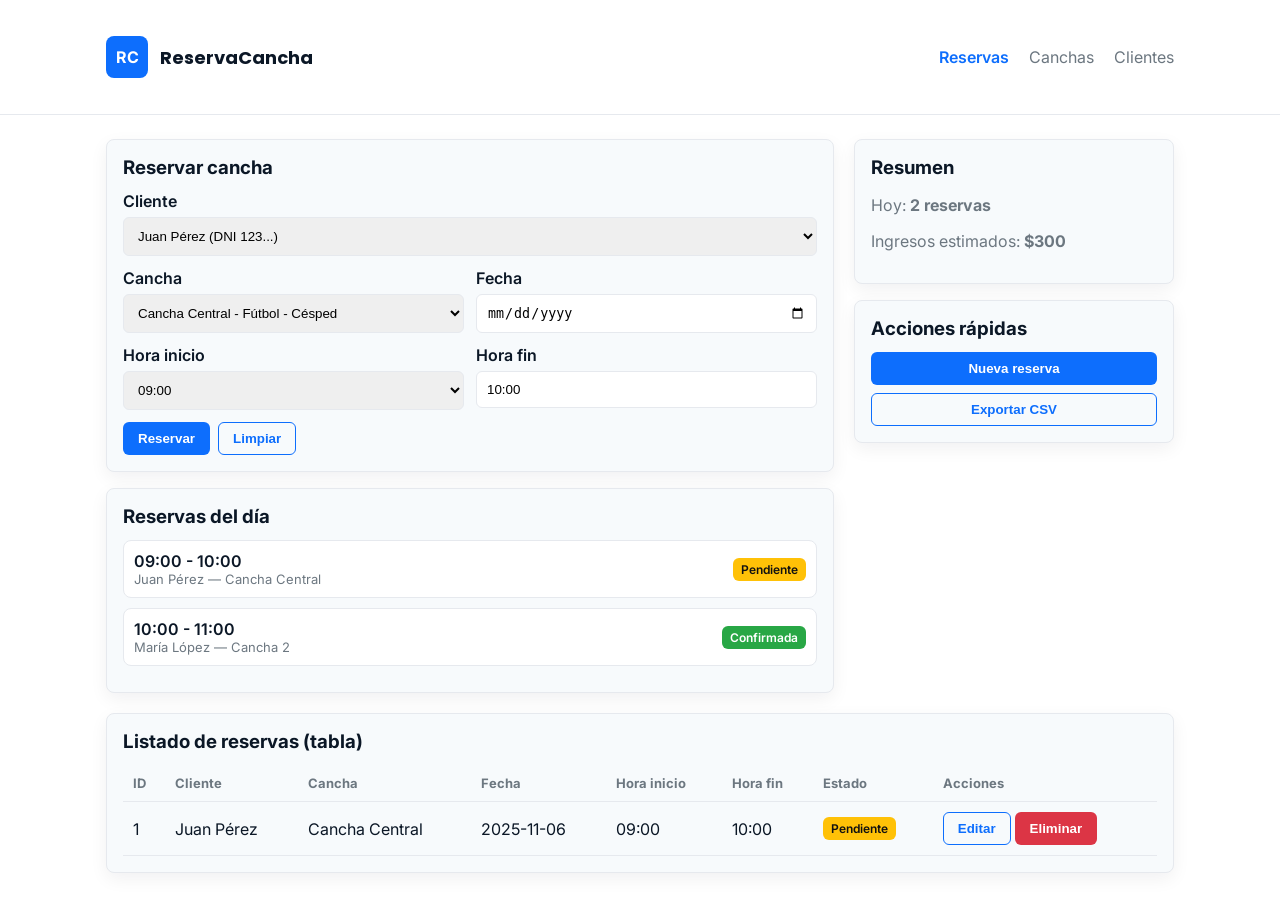
<file: templates/design_proposal.html>
<!doctype html>
<html lang="es">
  <head>
    <meta charset="utf-8">
    <meta name="viewport" content="width=device-width, initial-scale=1">
    <title>Propuesta visual - ReservaCancha</title>
    <link rel="stylesheet" href="/static/css/theme.css">
  </head>
  <body>
    <header class="header">
      <div class="container" style="display:flex;align-items:center;">
        <div class="brand">
          <div style="width:42px;height:42px;background:var(--color-primary);border-radius:8px;display:flex;align-items:center;justify-content:center;color:#fff;font-weight:700">RC</div>
          <div class="title">ReservaCancha</div>
        </div>
        <nav style="margin-left:auto">
          <a href="#" class="active">Reservas</a>
          <a href="#">Canchas</a>
          <a href="#">Clientes</a>
        </nav>
      </div>
    </header>

    <main class="container">
      <div style="display:flex;gap:20px;" class="columns">
        <section style="flex:1;">
          <div class="card">
            <h3>Reservar cancha</h3>
            <form>
              <div class="form-row">
                <label>Cliente</label>
                <select class="form-control">
                  <option>Juan Pérez (DNI 123...)</option>
                </select>
              </div>
              <div class="form-row row">
                <div class="col">
                  <label>Cancha</label>
                  <select class="form-control">
                    <option>Cancha Central - Fútbol - Césped</option>
                  </select>
                </div>
                <div class="col">
                  <label>Fecha</label>
                  <input type="date" class="form-control" />
                </div>
              </div>
              <div class="form-row row">
                <div class="col">
                  <label>Hora inicio</label>
                  <select class="form-control">
                    <option>09:00</option>
                    <option>10:00</option>
                  </select>
                </div>
                <div class="col">
                  <label>Hora fin</label>
                  <input class="form-control" readonly value="10:00" />
                </div>
              </div>

              <div style="margin-top:12px; display:flex; gap:8px;">
                <button class="btn btn-primary">Reservar</button>
                <button type="button" class="btn btn-outline">Limpiar</button>
              </div>
            </form>
          </div>

          <div style="margin-top:16px;" class="card">
            <h3>Reservas del día</h3>
            <div class="reservation-card">
              <div style="display:flex;justify-content:space-between;align-items:center;">
                <div>
                  <div style="font-weight:600">09:00 - 10:00</div>
                  <div class="meta">Juan Pérez — Cancha Central</div>
                </div>
                <div>
                  <span class="badge-status badge-pending">Pendiente</span>
                </div>
              </div>
            </div>

            <div class="reservation-card">
              <div style="display:flex;justify-content:space-between;align-items:center;">
                <div>
                  <div style="font-weight:600">10:00 - 11:00</div>
                  <div class="meta">María López — Cancha 2</div>
                </div>
                <div>
                  <span class="badge-status badge-confirmed">Confirmada</span>
                </div>
              </div>
            </div>
          </div>
        </section>

        <aside class="col-1">
          <div class="card">
            <h3>Resumen</h3>
            <p class="text-muted">Hoy: <strong>2 reservas</strong></p>
            <p class="text-muted">Ingresos estimados: <strong>$300</strong></p>
          </div>

          <div style="margin-top:16px;" class="card">
            <h3>Acciones rápidas</h3>
            <div style="display:flex;flex-direction:column;gap:8px">
              <button class="btn btn-primary">Nueva reserva</button>
              <button class="btn btn-outline">Exportar CSV</button>
            </div>
          </div>
        </aside>
      </div>

      <div style="margin-top:20px;" class="card">
        <h3>Listado de reservas (tabla)</h3>
        <table class="table">
          <thead>
            <tr>
              <th>ID</th>
              <th>Cliente</th>
              <th>Cancha</th>
              <th>Fecha</th>
              <th>Hora inicio</th>
              <th>Hora fin</th>
              <th>Estado</th>
              <th>Acciones</th>
            </tr>
          </thead>
          <tbody>
            <tr>
              <td>1</td>
              <td>Juan Pérez</td>
              <td>Cancha Central</td>
              <td>2025-11-06</td>
              <td>09:00</td>
              <td>10:00</td>
              <td><span class="badge-status badge-pending">Pendiente</span></td>
              <td><button class="btn btn-outline">Editar</button> <button class="btn btn-danger">Eliminar</button></td>
            </tr>
          </tbody>
        </table>
      </div>

    </main>
  </body>
</html>
</file>
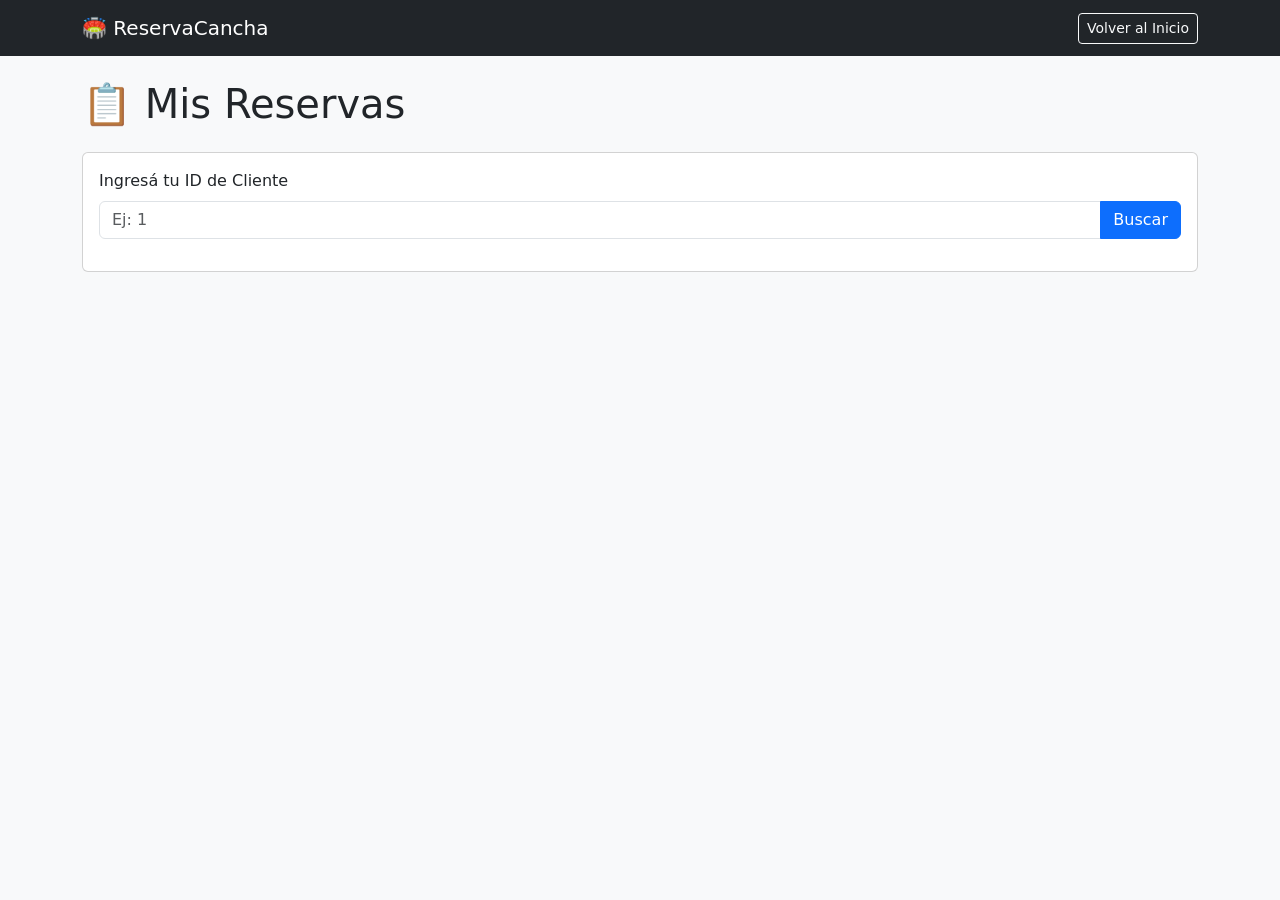
<file: templates/mis_reservas.html>
<!doctype html>
<html lang="es">
<head>
    <meta charset="utf-8">
    <meta name="viewport" content="width=device-width, initial-scale=1">
    <title>Mis Reservas</title>
    <link href="https://cdn.jsdelivr.net/npm/bootstrap@5.3.0/dist/css/bootstrap.min.css" rel="stylesheet">
</head>
<body class="bg-light">
    <nav class="navbar navbar-dark bg-dark">
        <div class="container">
            <a class="navbar-brand" href="/">🏟️ ReservaCancha</a>
            <a href="/" class="btn btn-outline-light btn-sm">Volver al Inicio</a>
        </div>
    </nav>

    <div class="container py-4">
        <h1 class="mb-4">📋 Mis Reservas</h1>

        <div class="card mb-4">
            <div class="card-body">
                <div class="mb-3">
                    <label class="form-label">Ingresá tu ID de Cliente</label>
                    <div class="input-group">
                        <input type="number" id="id_cliente" class="form-control" placeholder="Ej: 1">
                        <button class="btn btn-primary" onclick="cargarReservas()">Buscar</button>
                    </div>
                </div>
            </div>
        </div>

        <div id="reservas-container"></div>
    </div>

    <script>
        async function cargarReservas() {
            const idCliente = document.getElementById('id_cliente').value;
            if (!idCliente) {
                alert('Por favor ingresá tu ID de cliente');
                return;
            }

            try {
                const response = await fetch(`/api/cliente/${idCliente}/reservas`);
                const data = await response.json();

                const container = document.getElementById('reservas-container');
                
                if (!response.ok) {
                    container.innerHTML = `<div class="alert alert-danger">${data.error}</div>`;
                    return;
                }

                if (data.total === 0) {
                    container.innerHTML = `<div class="alert alert-info">No tenés reservas aún</div>`;
                    return;
                }

                let html = `<div class="card"><div class="card-body"><h5>Total de reservas: ${data.total}</h5><div class="table-responsive"><table class="table table-striped"><thead><tr><th>ID</th><th>Cancha</th><th>Fecha</th><th>Horario</th><th>Estado</th><th>Precio</th><th>Acciones</th></tr></thead><tbody>`;
                
                data.reservas.forEach(r => {
                    const estadoClass = r.estado.nombre === 'Confirmada' ? 'success' : r.estado.nombre === 'Pendiente' ? 'warning' : 'danger';
                    html += `
                        <tr id="reserva-${r.id_reserva}">
                            <td>${r.id_reserva}</td>
                            <td>${r.cancha.nombre}</td>
                            <td>${r.fecha_reserva}</td>
                            <td>${r.hora_inicio} - ${r.hora_fin}</td>
                            <td><span class="badge bg-${estadoClass}">${r.estado.nombre}</span></td>
                            <td>$${r.precio_total}</td>
                            <td>
                                <button class="btn btn-danger btn-sm" onclick="eliminarReserva(${r.id_reserva}, '${r.cancha.nombre}', '${r.fecha_reserva}', '${r.hora_inicio}')">
                                    🗑️ Eliminar
                                </button>
                            </td>
                        </tr>
                    `;
                });

                html += `</tbody></table></div></div></div>`;
                container.innerHTML = html;

            } catch (error) {
                document.getElementById('reservas-container').innerHTML = `<div class="alert alert-danger">Error al cargar reservas</div>`;
            }
        }

        async function eliminarReserva(idReserva, nombreCancha, fecha, hora) {
            if (!confirm(`¿Estás seguro de eliminar esta reserva?\n\nCancha: ${nombreCancha}\nFecha: ${fecha}\nHora: ${hora}\n\nEsta acción no se puede deshacer.`)) {
                return;
            }

            try {
                const response = await fetch(`/api/reservas/${idReserva}`, {
                    method: 'DELETE'
                });

                const data = await response.json();

                if (!response.ok) {
                    alert(`Error: ${data.error}`);
                    return;
                }

                // Eliminar la fila de la tabla con animación
                const fila = document.getElementById(`reserva-${idReserva}`);
                fila.style.transition = 'opacity 0.5s';
                fila.style.opacity = '0';
                
                setTimeout(() => {
                    // Recargar las reservas para actualizar el contador
                    cargarReservas();
                    alert(`✅ ${data.mensaje}\n\nEl horario ya está disponible para nuevas reservas.`);
                }, 500);

            } catch (error) {
                alert('Error al eliminar la reserva. Por favor intentá nuevamente.');
                console.error('Error:', error);
            }
        }
    </script>
</body>
</html>
</file>
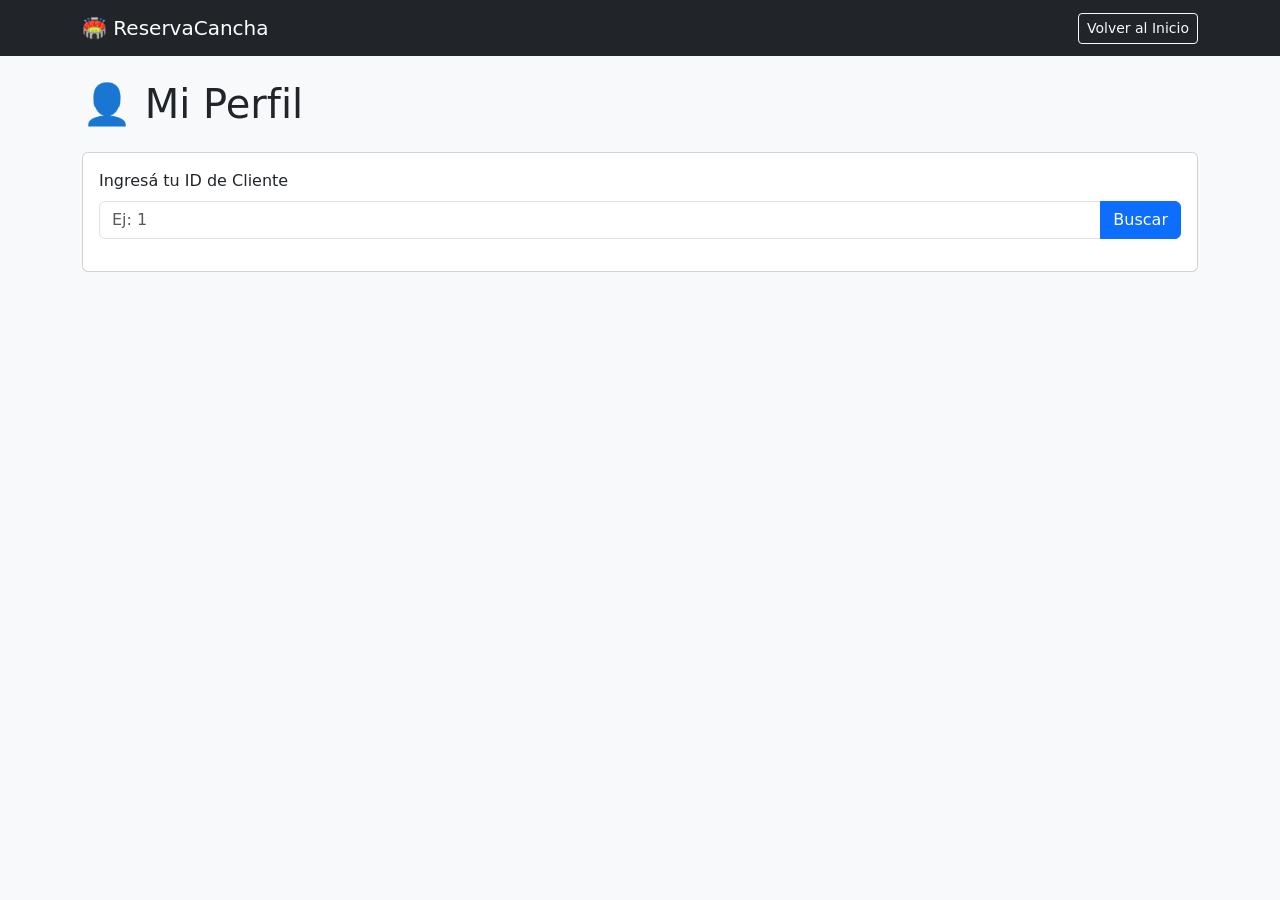
<file: templates/perfil.html>
<!doctype html>
<html lang="es">
<head>
    <meta charset="utf-8">
    <meta name="viewport" content="width=device-width, initial-scale=1">
    <title>Mi Perfil</title>
    <link href="https://cdn.jsdelivr.net/npm/bootstrap@5.3.0/dist/css/bootstrap.min.css" rel="stylesheet">
</head>
<body class="bg-light">
    <nav class="navbar navbar-dark bg-dark">
        <div class="container">
            <a class="navbar-brand" href="/">🏟️ ReservaCancha</a>
            <a href="/" class="btn btn-outline-light btn-sm">Volver al Inicio</a>
        </div>
    </nav>

    <div class="container py-4">
        <h1 class="mb-4">👤 Mi Perfil</h1>

        <div class="card">
            <div class="card-body">
                <div class="mb-3">
                    <label class="form-label">Ingresá tu ID de Cliente</label>
                    <div class="input-group">
                        <input type="number" id="id_cliente" class="form-control" placeholder="Ej: 1">
                        <button class="btn btn-primary" onclick="cargarPerfil()">Buscar</button>
                    </div>
                </div>
                <div id="perfil-container"></div>
            </div>
        </div>
    </div>

    <script>
        async function cargarPerfil() {
            const idCliente = document.getElementById('id_cliente').value;
            if (!idCliente) {
                alert('Por favor ingresá tu ID de cliente');
                return;
            }

            try {
                const response = await fetch(`/api/cliente/${idCliente}`);
                const cliente = await response.json();

                if (!response.ok) {
                    document.getElementById('perfil-container').innerHTML = `<div class="alert alert-danger">${cliente.error}</div>`;
                    return;
                }

                document.getElementById('perfil-container').innerHTML = `
                    <div class="mt-4">
                        <h5>Información Personal</h5>
                        <table class="table">
                            <tr><th>ID Cliente:</th><td>${cliente.id_cliente}</td></tr>
                            <tr><th>DNI:</th><td>${cliente.dni}</td></tr>
                            <tr><th>Nombre:</th><td>${cliente.nombre} ${cliente.apellido}</td></tr>
                            <tr><th>Email:</th><td>${cliente.email || 'No especificado'}</td></tr>
                            <tr><th>Teléfono:</th><td>${cliente.telefono || 'No especificado'}</td></tr>
                            <tr><th>Estado:</th><td><span class="badge bg-${cliente.activo ? 'success' : 'danger'}">${cliente.activo ? 'Activo' : 'Inactivo'}</span></td></tr>
                        </table>
                        <a href="/ui/mis-reservas" class="btn btn-primary">Ver Mis Reservas</a>
                    </div>
                `;

            } catch (error) {
                document.getElementById('perfil-container').innerHTML = `<div class="alert alert-danger">Error al cargar perfil</div>`;
            }
        }
    </script>
</body>
</html>
</file>
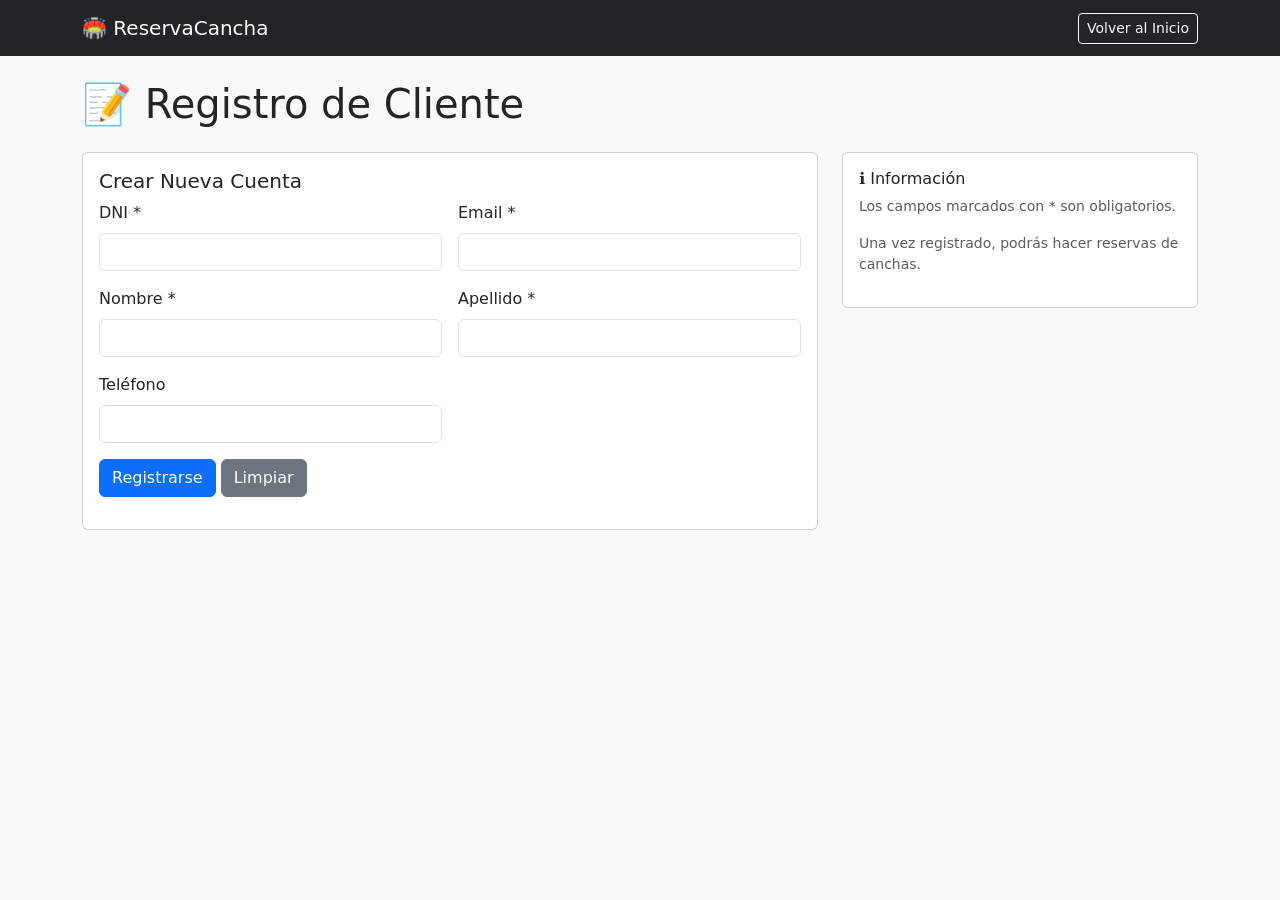
<file: templates/registro.html>
<!doctype html>
<html lang="es">
<head>
    <meta charset="utf-8">
    <meta name="viewport" content="width=device-width, initial-scale=1">
    <title>Registro - Cliente</title>
    <link href="https://cdn.jsdelivr.net/npm/bootstrap@5.3.0/dist/css/bootstrap.min.css" rel="stylesheet">
</head>
<body class="bg-light">
    <nav class="navbar navbar-dark bg-dark">
        <div class="container">
            <a class="navbar-brand" href="/">🏟️ ReservaCancha</a>
            <a href="/" class="btn btn-outline-light btn-sm">Volver al Inicio</a>
        </div>
    </nav>

    <div class="container py-4">
        <h1 class="mb-4">📝 Registro de Cliente</h1>

        <div class="row">
            <div class="col-md-8">
                <div class="card mb-4">
                    <div class="card-body">
                        <h5 class="card-title">Crear Nueva Cuenta</h5>
                        <form id="registro-form">
                            <div class="row g-3">
                                <div class="col-md-6">
                                    <label class="form-label">DNI *</label>
                                    <input type="text" id="dni" class="form-control" required>
                                </div>
                                <div class="col-md-6">
                                    <label class="form-label">Email *</label>
                                    <input type="email" id="email" class="form-control" required>
                                </div>
                                <div class="col-md-6">
                                    <label class="form-label">Nombre *</label>
                                    <input type="text" id="nombre" class="form-control" required>
                                </div>
                                <div class="col-md-6">
                                    <label class="form-label">Apellido *</label>
                                    <input type="text" id="apellido" class="form-control" required>
                                </div>
                                <div class="col-md-6">
                                    <label class="form-label">Teléfono</label>
                                    <input type="text" id="telefono" class="form-control">
                                </div>
                                <div class="col-12">
                                    <button type="submit" class="btn btn-primary">Registrarse</button>
                                    <button type="button" class="btn btn-secondary" id="btn-limpiar">Limpiar</button>
                                </div>
                            </div>
                        </form>
                        <div id="mensaje" class="mt-3"></div>
                    </div>
                </div>
            </div>

            <div class="col-md-4">
                <div class="card">
                    <div class="card-body">
                        <h6 class="card-title">ℹ️ Información</h6>
                        <p class="small text-muted">Los campos marcados con * son obligatorios.</p>
                        <p class="small text-muted">Una vez registrado, podrás hacer reservas de canchas.</p>
                    </div>
                </div>
            </div>
        </div>
    </div>

    <script>
        document.getElementById('registro-form').addEventListener('submit', async function(e) {
            e.preventDefault();
            
            const data = {
                dni: document.getElementById('dni').value,
                nombre: document.getElementById('nombre').value,
                apellido: document.getElementById('apellido').value,
                email: document.getElementById('email').value,
                telefono: document.getElementById('telefono').value
            };

            try {
                const response = await fetch('/api/cliente/registro', {
                    method: 'POST',
                    headers: {'Content-Type': 'application/json'},
                    body: JSON.stringify(data)
                });

                const result = await response.json();
                const mensajeDiv = document.getElementById('mensaje');

                if (response.ok) {
                    mensajeDiv.innerHTML = `
                        <div class="alert alert-success">
                            <strong>¡Registro exitoso!</strong><br>
                            Tu ID de cliente es: ${result.cliente.id_cliente}<br>
                            <a href="/ui/reservar" class="alert-link">Hacer una reserva ahora</a>
                        </div>
                    `;
                    document.getElementById('registro-form').reset();
                } else {
                    mensajeDiv.innerHTML = `
                        <div class="alert alert-danger">
                            <strong>Error:</strong> ${result.error}
                        </div>
                    `;
                }
            } catch (error) {
                document.getElementById('mensaje').innerHTML = `
                    <div class="alert alert-danger">
                        Error al conectar con el servidor
                    </div>
                `;
            }
        });

        document.getElementById('btn-limpiar').addEventListener('click', function() {
            document.getElementById('registro-form').reset();
            document.getElementById('mensaje').innerHTML = '';
        });
    </script>
</body>
</html>
</file>
<file: static/css/theme.css>
/* Theme CSS for ReservaCancha UI
   - Variables, base typography and small component set
   - Fonts imported via @import for convenience in the mockup page
*/
@import url('https://fonts.googleapis.com/css2?family=Inter:wght@300;400;600;700&display=swap');
@import url('https://fonts.googleapis.com/css2?family=Poppins:wght@600;700&display=swap');

:root{
  --color-bg: #FFFFFF;
  --color-surface: #F7FAFC;
  --color-text: #0B1726;
  --color-muted: #6C7780;
  --color-primary: #0D6EFD;
  --color-primary-dark: #0B5ED7;
  --color-success: #28A745;
  --color-danger: #DC3545;
  --color-warning: #FFC107;
  --color-border: #E6E9EE;
  --color-accent: #FF6B6B;
  --radius-md: 8px;
  --radius-sm: 6px;
  --sp-1: 4px;
  --sp-2: 8px;
  --sp-3: 12px;
  --sp-4: 16px;
}

*{box-sizing:border-box}
body{
  font-family: "Inter", "Helvetica Neue", Arial, sans-serif;
  font-size:16px;
  color:var(--color-text);
  background:var(--color-bg);
  margin:0;
}

.header{
  background:var(--color-bg);
  border-bottom:1px solid var(--color-border);
  padding:12px 20px;
}
.header .brand{display:flex;align-items:center;gap:12px}
.header .brand .title{font-weight:700;font-family:"Poppins","Inter",sans-serif;font-size:18px;color:var(--color-text)}
.header nav{margin-left:auto}
.header nav a{color:var(--color-muted);text-decoration:none;margin-left:16px}
.header nav a.active{color:var(--color-primary);font-weight:600}

.container{max-width:1100px;margin:24px auto;padding:0 16px}

.card{
  background:var(--color-surface);
  border-radius:var(--radius-md);
  box-shadow:0 6px 18px rgba(11,23,38,0.06);
  border:1px solid var(--color-border);
  padding:var(--sp-4);
}
.card h3{margin-top:0;margin-bottom:12px}

.btn{display:inline-flex;align-items:center;justify-content:center;gap:8px;padding:8px 14px;border-radius:var(--radius-sm);font-weight:600;cursor:pointer;border:1px solid transparent}
.btn-primary{background:var(--color-primary);color:#fff}
.btn-primary:hover{background:var(--color-primary-dark)}
.btn-outline{background:transparent;color:var(--color-primary);border-color:var(--color-primary)}
.btn-danger{background:var(--color-danger);color:#fff}
.btn-disabled{background:var(--color-border);color:#9AA3AC;cursor:default}

.form-row{margin-bottom:12px}
label{display:block;font-weight:600;margin-bottom:6px}
.input, select, input[type="date"], .form-control{width:100%;padding:10px;border-radius:var(--radius-sm);border:1px solid var(--color-border);outline:none}
.input:focus, .form-control:focus{border-color:var(--color-primary);box-shadow:0 4px 12px rgba(13,110,253,0.08)}
small.helper{display:block;color:var(--color-muted);font-size:13px}
.error{color:var(--color-danger);font-size:13px}

.table{width:100%;border-collapse:collapse}
.table thead{background:var(--color-surface);color:var(--color-muted);font-size:13px}
.table th, .table td{padding:10px;border-bottom:1px solid var(--color-border);text-align:left}
.table tbody tr:hover{background:rgba(13,110,253,0.03)}

.badge-status{display:inline-block;padding:4px 8px;border-radius:6px;font-weight:600;font-size:12px}
.badge-pending{background:var(--color-warning);color:#111}
.badge-confirmed{background:var(--color-success);color:#fff}
.badge-cancelled{background:var(--color-danger);color:#fff}

.reservation-card{background:#fff;padding:10px;border-radius:8px;border:1px solid var(--color-border);margin-bottom:10px}
.reservation-card .meta{color:var(--color-muted);font-size:13px}

/* Responsive */
@media (max-width:900px){
  .columns{flex-direction:column}
}

/* small helpers */
.text-muted{color:var(--color-muted)}
.flex{display:flex}
.gap-2{gap:8px}
.justify-between{justify-content:space-between}
.align-center{align-items:center}

/* simple form layout */
.row{display:flex;gap:12px}
.col{flex:1}
.col-1{flex:0 0 320px}

/* usage example for action icons */
.icon{width:18px;height:18px;display:inline-block}
</file>
